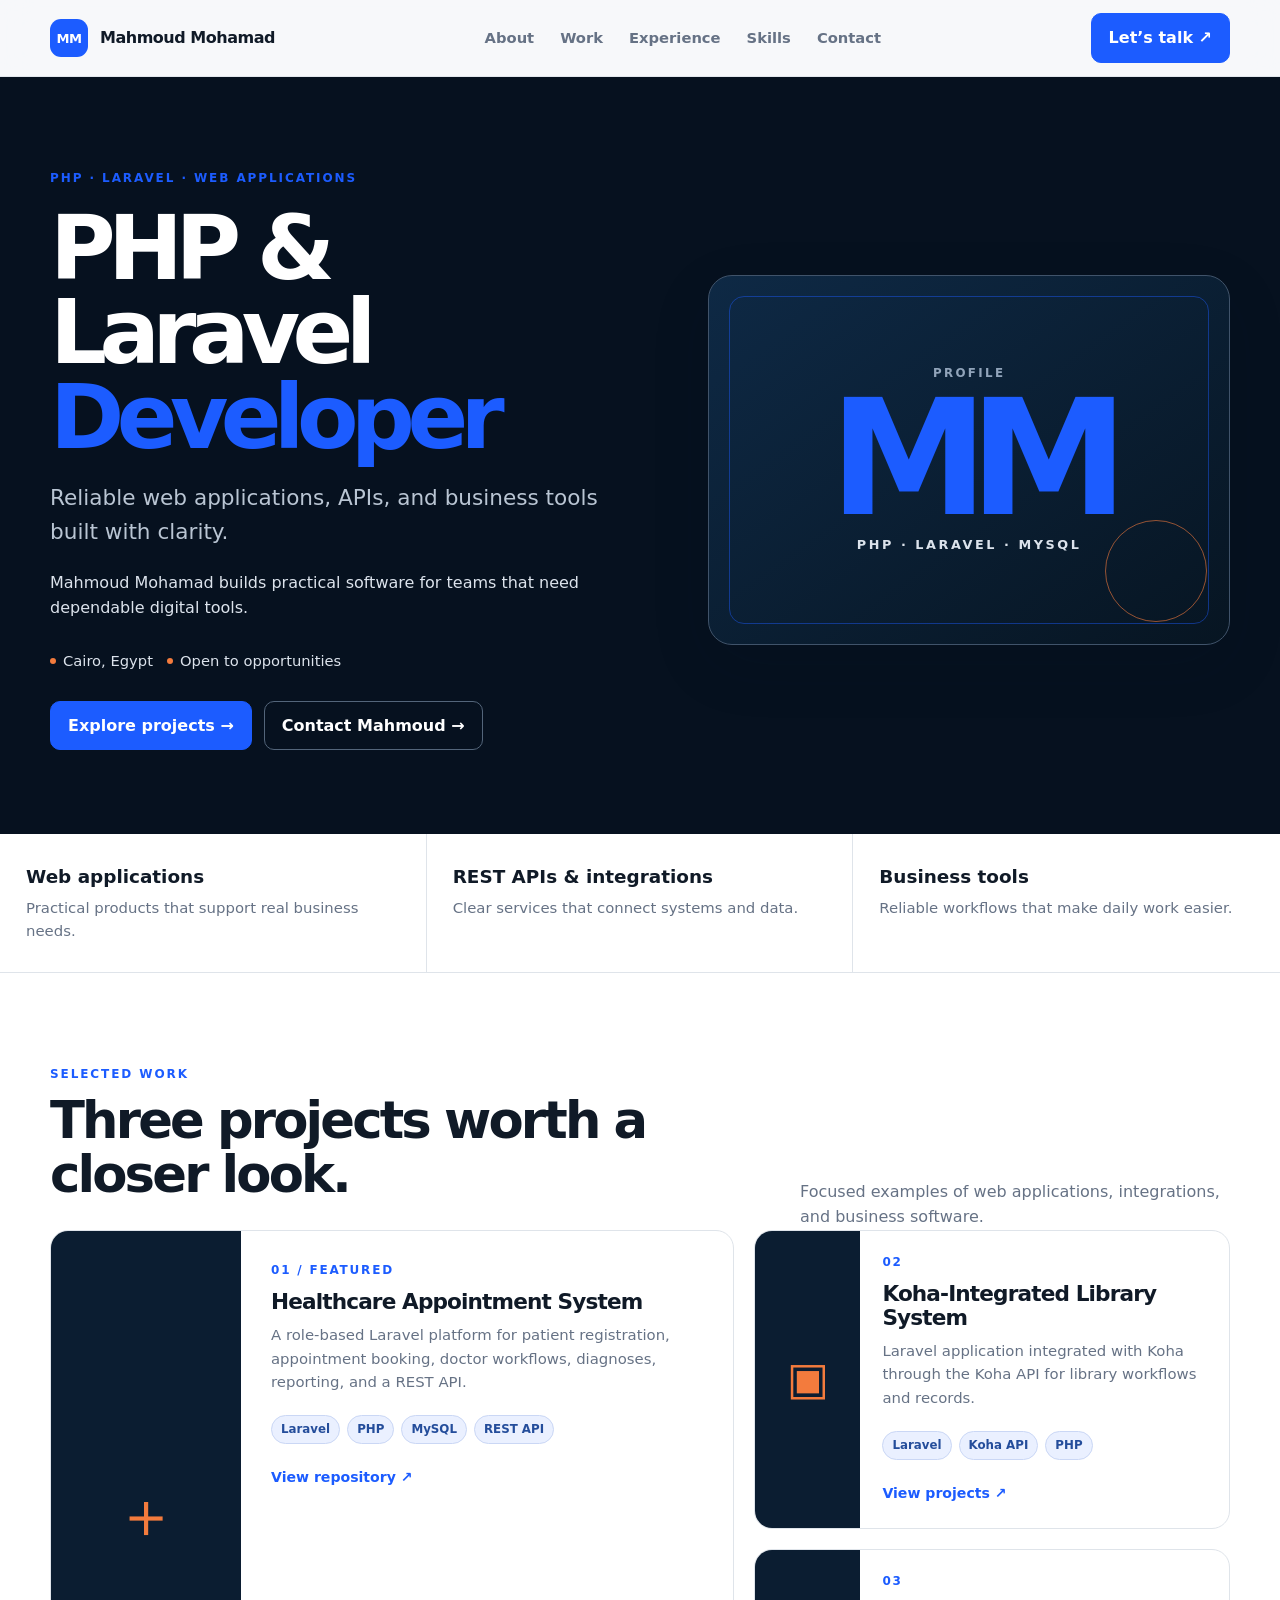
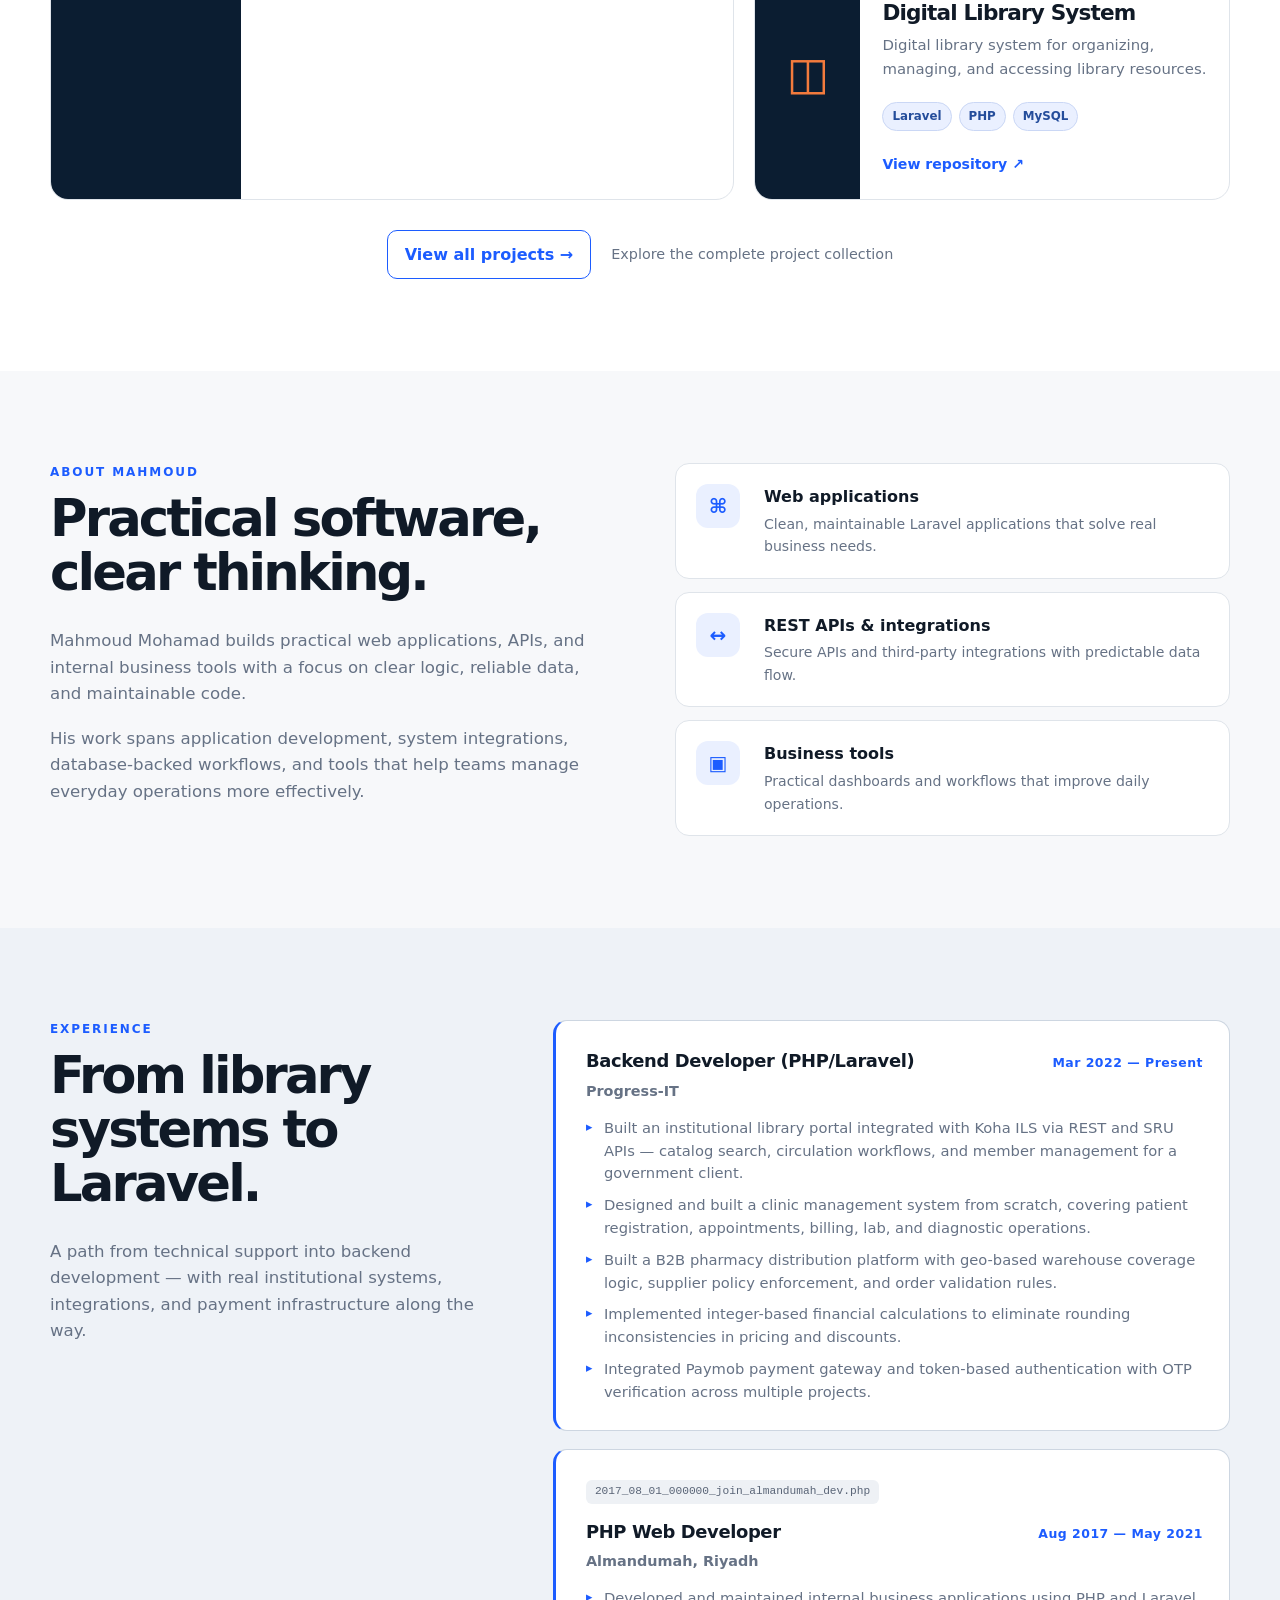
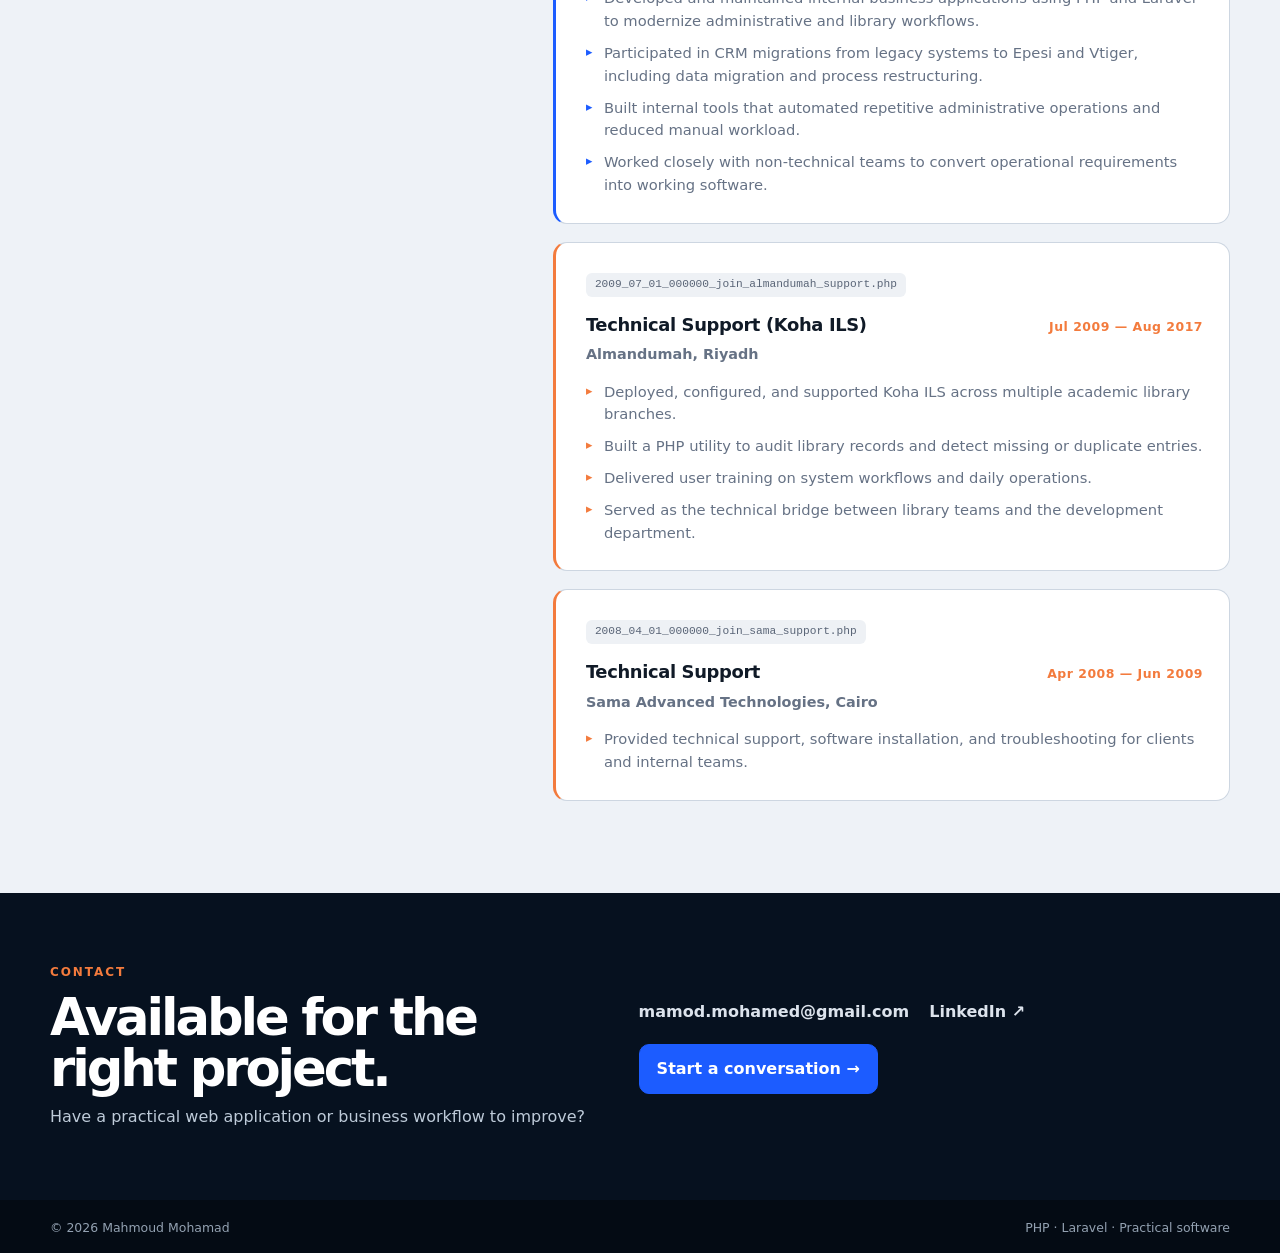
<file: index.html>
<!doctype html>
<html lang="en">
<head>
  <meta charset="utf-8">
  <meta name="viewport" content="width=device-width, initial-scale=1">
  <meta name="description" content="Mahmoud Mohamad — PHP and Laravel developer building reliable web applications, APIs, and business tools.">
  <title>Mahmoud Mohamad — PHP &amp; Laravel Developer</title>
  <style>
    :root {
      --navy: #06111f;
      --navy-2: #0b1d31;
      --ink: #101a27;
      --muted: #667285;
      --paper: #f7f8fa;
      --white: #ffffff;
      --blue: #1c5cff;
      --blue-soft: #eaf0ff;
      --orange: #f37b3d;
      --line: #dfe4ea;
      --radius: 18px;
      --shadow: 0 20px 60px rgba(6, 17, 31, .12);
    }

    * { box-sizing: border-box; }
    html { scroll-behavior: smooth; }
    body {
      margin: 0;
      color: var(--ink);
      background: var(--paper);
      font-family: Inter, ui-sans-serif, system-ui, -apple-system, BlinkMacSystemFont, "Segoe UI", sans-serif;
      line-height: 1.6;
    }
    a { color: inherit; text-decoration: none; }
    button, a { -webkit-tap-highlight-color: transparent; }
    .container { width: min(1180px, calc(100% - 48px)); margin: 0 auto; }
    .eyebrow { color: var(--blue); font-size: .75rem; font-weight: 800; letter-spacing: .16em; text-transform: uppercase; }
    .section-title { margin: 10px 0 28px; font-size: clamp(2rem, 4vw, 3.25rem); letter-spacing: -.055em; line-height: 1.05; }
    .section-heading { display: flex; align-items: end; justify-content: space-between; gap: 20px; }
    .section-heading p { max-width: 430px; margin: 0; color: var(--muted); }

    .site-header {
      position: sticky; top: 0; z-index: 10;
      border-bottom: 1px solid rgba(223, 228, 234, .85);
      background: rgba(247, 248, 250, .9); backdrop-filter: blur(16px);
    }
    .nav { min-height: 76px; display: flex; align-items: center; justify-content: space-between; gap: 24px; }
    .brand { display: flex; align-items: center; gap: 12px; font-weight: 800; letter-spacing: -.03em; }
    .brand-mark { display: grid; width: 38px; height: 38px; place-items: center; border-radius: 11px; color: var(--white); background: var(--blue); font-size: .82rem; }
    .nav-links { display: flex; align-items: center; gap: 26px; color: var(--muted); font-size: .92rem; font-weight: 650; }
    .nav-links a:hover { color: var(--blue); }
    .nav-cta, .button { display: inline-flex; align-items: center; justify-content: center; gap: 10px; border: 1px solid var(--blue); border-radius: 10px; padding: 11px 17px; color: var(--white); background: var(--blue); font-weight: 750; transition: transform .2s, box-shadow .2s, background .2s; }
    .button:hover, .nav-cta:hover { transform: translateY(-2px); box-shadow: 0 12px 24px rgba(28, 92, 255, .22); }
    .button.ghost { color: var(--blue); background: transparent; }
    .menu-button { display: none; border: 0; padding: 8px; color: var(--ink); background: transparent; font-size: 1.4rem; }

    .hero { overflow: hidden; padding: 92px 0 84px; color: var(--white); background: var(--navy); }
    .hero-grid { display: grid; grid-template-columns: 1.06fr .94fr; align-items: center; gap: 70px; }
    .hero h1 { max-width: 730px; margin: 18px 0 22px; font-size: clamp(3.5rem, 7vw, 6.9rem); letter-spacing: -.085em; line-height: .94; }
    .hero h1 span { color: var(--blue); }
    .hero-lead { max-width: 610px; margin: 0; color: #b9c5d3; font-size: clamp(1.08rem, 2vw, 1.35rem); }
    .hero-copy { max-width: 560px; margin-top: 20px; color: #dce3ec; }
    .hero-meta { display: flex; flex-wrap: wrap; gap: 14px; margin: 28px 0; color: #dce3ec; font-size: .92rem; }
    .hero-meta span { display: inline-flex; align-items: center; gap: 7px; }
    .hero-meta span::before { content: ""; width: 6px; height: 6px; border-radius: 50%; background: var(--orange); }
    .hero-actions { display: flex; flex-wrap: wrap; gap: 12px; }
    .hero .button.ghost { border-color: #53657a; color: var(--white); }
    .identity-panel { position: relative; min-height: 370px; display: grid; place-items: center; border: 1px solid #40536a; border-radius: 24px; background: linear-gradient(145deg, #0e2945, #071522); box-shadow: var(--shadow); }
    .identity-panel::before { content: ""; position: absolute; inset: 20px; border: 1px solid rgba(28, 92, 255, .45); border-radius: 15px; }
    .identity-panel::after { content: ""; position: absolute; right: 22px; bottom: 22px; width: 100px; height: 100px; border: 1px solid var(--orange); border-radius: 50%; opacity: .6; }
    .identity-content { position: relative; z-index: 1; text-align: center; }
    .identity-label { color: #91a4ba; font-size: .74rem; font-weight: 800; letter-spacing: .2em; }
    .identity-initials { margin: 12px 0; color: var(--blue); font-size: clamp(6rem, 13vw, 10rem); font-weight: 900; letter-spacing: -.12em; line-height: .8; }
    .identity-stack { color: #dce3ec; font-size: .8rem; font-weight: 750; letter-spacing: .2em; }

    section { padding: 92px 0; }
    .intro-strip { display: grid; grid-template-columns: repeat(3, 1fr); gap: 0; border-bottom: 1px solid var(--line); background: var(--white); }
    .intro-item { padding: 28px 26px; border-right: 1px solid var(--line); }
    .intro-item:last-child { border-right: 0; }
    .intro-item strong { display: block; margin-bottom: 5px; font-size: 1.15rem; }
    .intro-item p { margin: 0; color: var(--muted); font-size: .93rem; }

    .featured-section { background: var(--white); }
    .featured-grid { display: grid; grid-template-columns: 1.18fr .82fr; gap: 20px; }
    .project-card { border: 1px solid var(--line); border-radius: var(--radius); background: var(--white); overflow: hidden; transition: transform .2s, box-shadow .2s, border-color .2s; }
    .project-card:hover { transform: translateY(-4px); border-color: #b8c9ef; box-shadow: var(--shadow); }
    .project-card.featured { display: grid; grid-template-columns: 190px 1fr; min-height: 330px; }
    .project-symbol { display: grid; min-height: 100%; place-items: center; color: var(--orange); background: var(--navy-2); font-size: 4rem; }
    .project-body { padding: 30px; }
    .project-number { color: var(--blue); font-size: .75rem; font-weight: 850; letter-spacing: .15em; }
    .project-card h3 { margin: 10px 0 10px; font-size: 1.35rem; letter-spacing: -.04em; line-height: 1.1; }
    .project-card p { margin: 0; color: var(--muted); font-size: .93rem; }
    .chips { display: flex; flex-wrap: wrap; gap: 7px; margin: 20px 0; }
    .chip { border: 1px solid #cad7f5; border-radius: 999px; padding: 4px 9px; color: #244d9b; background: var(--blue-soft); font-size: .74rem; font-weight: 750; }
    .repo-link { display: inline-flex; align-items: center; gap: 7px; color: var(--blue); font-size: .88rem; font-weight: 800; }
    .supporting-projects { display: grid; gap: 20px; }
    .supporting-projects .project-card { display: grid; grid-template-columns: 105px 1fr; }
    .supporting-projects .project-symbol { min-height: 170px; font-size: 2.8rem; }
    .supporting-projects .project-body { padding: 22px; }
    .all-projects { display: flex; align-items: center; justify-content: center; gap: 20px; margin-top: 30px; }
    .all-projects span { color: var(--muted); font-size: .9rem; }

    .two-column { display: grid; grid-template-columns: 1fr 1fr; gap: 70px; align-items: start; }
    .about-copy { color: var(--muted); font-size: 1.04rem; }
    .about-copy p { margin: 0 0 18px; }
    .capability-list { display: grid; gap: 13px; }
    .capability { display: grid; grid-template-columns: 52px 1fr; gap: 16px; align-items: start; padding: 20px; border: 1px solid var(--line); border-radius: 14px; background: var(--white); }
    .capability-icon { display: grid; width: 44px; height: 44px; place-items: center; border-radius: 12px; color: var(--blue); background: var(--blue-soft); font-size: 1.25rem; font-weight: 900; }
    .capability h3 { margin: 0 0 3px; font-size: 1rem; }
    .capability p { margin: 0; color: var(--muted); font-size: .88rem; }

    .experience { background: #eef2f7; }
    .two-column.experience-layout { grid-template-columns: .78fr 1.22fr; }
    .experience-list { display: grid; gap: 18px; }
    .experience-item { position: relative; padding: 26px 26px 26px 30px; border: 1px solid #cdd6e1; border-left: 3px solid var(--blue); border-radius: 14px; background: var(--white); }
    .experience-item.is-support { border-left-color: var(--orange); }
    .experience-head { display: flex; flex-wrap: wrap; align-items: baseline; justify-content: space-between; gap: 10px 16px; margin-bottom: 4px; }
    .experience-item h3 { margin: 0; font-size: 1.12rem; letter-spacing: -.02em; }
    .experience-dates { flex-shrink: 0; color: var(--blue); font-size: .78rem; font-weight: 800; letter-spacing: .04em; white-space: nowrap; }
    .experience-item.is-support .experience-dates { color: var(--orange); }
    .experience-company { margin: 0 0 14px; color: var(--muted); font-size: .9rem; font-weight: 650; }
    .experience-tag { display: inline-block; margin-bottom: 14px; padding: 3px 9px; border-radius: 6px; color: #5a6577; background: #eef1f5; font-family: ui-monospace, SFMono-Regular, Menlo, Consolas, monospace; font-size: .7rem; }
    .experience-bullets { display: grid; gap: 9px; margin: 0; padding: 0; list-style: none; }
    .experience-bullets li { position: relative; padding-left: 18px; color: var(--muted); font-size: .92rem; line-height: 1.55; }
    .experience-bullets li::before { content: "▸"; position: absolute; left: 0; color: var(--blue); font-size: .8rem; }
    .experience-item.is-support .experience-bullets li::before { color: var(--orange); }

    .contact { padding: 70px 0; color: var(--white); background: var(--navy); }
    .contact-inner { display: flex; align-items: center; justify-content: space-between; gap: 30px; }
    .contact h2 { max-width: 610px; margin: 10px 0; font-size: clamp(2.1rem, 4vw, 3.5rem); letter-spacing: -.06em; line-height: 1; }
    .contact p { margin: 0; color: #becbd9; }
    .contact-details { display: flex; align-items: center; gap: 20px; flex-wrap: wrap; }
    .contact-link { color: #dce3ec; font-weight: 700; }
    .contact-link:hover { color: var(--orange); }
    footer { padding: 18px 0; color: #93a1b1; background: #040b14; font-size: .78rem; }
    .footer-inner { display: flex; justify-content: space-between; gap: 20px; }

    @media (max-width: 860px) {
      .container { width: min(100% - 32px, 680px); }
      .nav-links, .nav-cta { display: none; }
      .menu-button { display: block; }
      .nav.open .nav-links { position: absolute; top: 76px; left: 0; right: 0; display: grid; gap: 0; padding: 10px 16px 18px; border-bottom: 1px solid var(--line); background: var(--paper); }
      .nav.open .nav-links a { padding: 12px 0; }
      .hero { padding: 64px 0; }
      .hero-grid, .two-column, .featured-grid { grid-template-columns: 1fr; gap: 34px; }
      .identity-panel { min-height: 280px; }
      .intro-strip { grid-template-columns: 1fr; }
      .intro-item { border-right: 0; border-bottom: 1px solid var(--line); }
      .intro-item:last-child { border-bottom: 0; }
      .contact-inner { align-items: start; flex-direction: column; }
    }
    @media (max-width: 560px) {
      .section-heading { display: block; }
      .section-heading p { margin-top: 14px; }
      .project-card.featured, .supporting-projects .project-card { grid-template-columns: 1fr; }
      .project-symbol, .supporting-projects .project-symbol { min-height: 120px; }
      .project-body { padding: 22px; }
      .experience-item { padding: 20px 18px 20px 22px; }
      .experience-head { flex-direction: column; align-items: flex-start; gap: 4px; }
      .footer-inner { flex-direction: column; gap: 4px; }
    }
  </style>
</head>
<body>
  <header class="site-header">
    <nav class="nav container" id="nav">
      <a class="brand" href="#top" aria-label="Mahmoud Mohamad home"><span class="brand-mark">MM</span><span>Mahmoud Mohamad</span></a>
      <div class="nav-links" aria-label="Main navigation">
        <a href="#about">About</a><a href="#work">Work</a><a href="#experience">Experience</a><a href="#skills">Skills</a><a href="#contact">Contact</a>
      </div>
      <a class="nav-cta" href="mailto:mamod.mohamed@gmail.com">Let’s talk ↗</a>
      <button class="menu-button" id="menuButton" aria-label="Open navigation" aria-expanded="false">☰</button>
    </nav>
  </header>

  <main id="top">
    <section class="hero">
      <div class="container hero-grid">
        <div>
          <div class="eyebrow">PHP · Laravel · Web Applications</div>
          <h1>PHP &amp; Laravel <span>Developer</span></h1>
          <p class="hero-lead">Reliable web applications, APIs, and business tools built with clarity.</p>
          <p class="hero-copy">Mahmoud Mohamad builds practical software for teams that need dependable digital tools.</p>
          <div class="hero-meta"><span>Cairo, Egypt</span><span>Open to opportunities</span></div>
          <div class="hero-actions"><a class="button" href="#work">Explore projects →</a><a class="button ghost" href="#contact">Contact Mahmoud →</a></div>
        </div>
        <div class="identity-panel" aria-label="Mahmoud Mohamad profile panel">
          <div class="identity-content"><div class="identity-label">PROFILE</div><div class="identity-initials">MM</div><div class="identity-stack">PHP · LARAVEL · MYSQL</div></div>
        </div>
      </div>
    </section>

    <div class="intro-strip">
      <div class="container" style="display:contents">
        <div class="intro-item"><strong>Web applications</strong><p>Practical products that support real business needs.</p></div>
        <div class="intro-item"><strong>REST APIs &amp; integrations</strong><p>Clear services that connect systems and data.</p></div>
        <div class="intro-item"><strong>Business tools</strong><p>Reliable workflows that make daily work easier.</p></div>
      </div>
    </div>

    <section class="featured-section" id="work">
      <div class="container">
        <div class="section-heading"><div><div class="eyebrow">Selected work</div><h2 class="section-title">Three projects worth a closer look.</h2></div><p>Focused examples of web applications, integrations, and business software.</p></div>
        <div class="featured-grid">
          <article class="project-card featured">
            <div class="project-symbol" aria-hidden="true">＋</div>
            <div class="project-body"><div class="project-number">01 / FEATURED</div><h3>Healthcare Appointment System</h3><p>A role-based Laravel platform for patient registration, appointment booking, doctor workflows, diagnoses, reporting, and a REST API.</p><div class="chips"><span class="chip">Laravel</span><span class="chip">PHP</span><span class="chip">MySQL</span><span class="chip">REST API</span></div><a class="repo-link" href="https://github.com/mahmoodmohamad/healthcare-appointment-system" target="_blank" rel="noreferrer">View repository ↗</a></div>
          </article>
          <div class="supporting-projects">
            <article class="project-card"><div class="project-symbol" aria-hidden="true">▣</div><div class="project-body"><div class="project-number">02</div><h3>Koha-Integrated Library System</h3><p>Laravel application integrated with Koha through the Koha API for library workflows and records.</p><div class="chips"><span class="chip">Laravel</span><span class="chip">Koha API</span><span class="chip">PHP</span></div><a class="repo-link" href="https://github.com/mahmoodmohamad?tab=repositories" target="_blank" rel="noreferrer">View projects ↗</a></div></article>
            <article class="project-card"><div class="project-symbol" aria-hidden="true">◫</div><div class="project-body"><div class="project-number">03</div><h3>Digital Library System</h3><p>Digital library system for organizing, managing, and accessing library resources.</p><div class="chips"><span class="chip">Laravel</span><span class="chip">PHP</span><span class="chip">MySQL</span></div><a class="repo-link" href="https://github.com/mahmoodmohamad/digital-library" target="_blank" rel="noreferrer">View repository ↗</a></div></article>
          </div>
        </div>
        <div class="all-projects"><a class="button ghost" href="https://github.com/mahmoodmohamad?tab=repositories" target="_blank" rel="noreferrer">View all projects →</a><span>Explore the complete project collection</span></div>
      </div>
    </section>

    <section id="about">
      <div class="container two-column">
        <div><div class="eyebrow">About Mahmoud</div><h2 class="section-title">Practical software, clear thinking.</h2><div class="about-copy"><p>Mahmoud Mohamad builds practical web applications, APIs, and internal business tools with a focus on clear logic, reliable data, and maintainable code.</p><p>His work spans application development, system integrations, database-backed workflows, and tools that help teams manage everyday operations more effectively.</p></div></div>
        <div class="capability-list" id="skills">
          <div class="capability"><div class="capability-icon">⌘</div><div><h3>Web applications</h3><p>Clean, maintainable Laravel applications that solve real business needs.</p></div></div>
          <div class="capability"><div class="capability-icon">↔</div><div><h3>REST APIs &amp; integrations</h3><p>Secure APIs and third-party integrations with predictable data flow.</p></div></div>
          <div class="capability"><div class="capability-icon">▣</div><div><h3>Business tools</h3><p>Practical dashboards and workflows that improve daily operations.</p></div></div>
        </div>
      </div>
    </section>

    <section class="experience" id="experience">
      <div class="container two-column experience-layout">
        <div><div class="eyebrow">Experience</div><h2 class="section-title">From library systems to Laravel.</h2><p class="about-copy">A path from technical support into backend development — with real institutional systems, integrations, and payment infrastructure along the way.</p></div>
        <div class="experience-list">

          <article class="experience-item">
            <div class="experience-head"><h3>Backend Developer (PHP/Laravel)</h3><span class="experience-dates">Mar 2022 — Present</span></div>
            <p class="experience-company">Progress-IT</p>
            <ul class="experience-bullets">
              <li>Built an institutional library portal integrated with Koha ILS via REST and SRU APIs — catalog search, circulation workflows, and member management for a government client.</li>
              <li>Designed and built a clinic management system from scratch, covering patient registration, appointments, billing, lab, and diagnostic operations.</li>
              <li>Built a B2B pharmacy distribution platform with geo-based warehouse coverage logic, supplier policy enforcement, and order validation rules.</li>
              <li>Implemented integer-based financial calculations to eliminate rounding inconsistencies in pricing and discounts.</li>
              <li>Integrated Paymob payment gateway and token-based authentication with OTP verification across multiple projects.</li>
            </ul>
          </article>

          <article class="experience-item">
            <div class="experience-tag">2017_08_01_000000_join_almandumah_dev.php</div>
            <div class="experience-head"><h3>PHP Web Developer</h3><span class="experience-dates">Aug 2017 — May 2021</span></div>
            <p class="experience-company">Almandumah, Riyadh</p>
            <ul class="experience-bullets">
              <li>Developed and maintained internal business applications using PHP and Laravel to modernize administrative and library workflows.</li>
              <li>Participated in CRM migrations from legacy systems to Epesi and Vtiger, including data migration and process restructuring.</li>
              <li>Built internal tools that automated repetitive administrative operations and reduced manual workload.</li>
              <li>Worked closely with non-technical teams to convert operational requirements into working software.</li>
            </ul>
          </article>

          <article class="experience-item is-support">
            <div class="experience-tag">2009_07_01_000000_join_almandumah_support.php</div>
            <div class="experience-head"><h3>Technical Support (Koha ILS)</h3><span class="experience-dates">Jul 2009 — Aug 2017</span></div>
            <p class="experience-company">Almandumah, Riyadh</p>
            <ul class="experience-bullets">
              <li>Deployed, configured, and supported Koha ILS across multiple academic library branches.</li>
              <li>Built a PHP utility to audit library records and detect missing or duplicate entries.</li>
              <li>Delivered user training on system workflows and daily operations.</li>
              <li>Served as the technical bridge between library teams and the development department.</li>
            </ul>
          </article>

          <article class="experience-item is-support">
            <div class="experience-tag">2008_04_01_000000_join_sama_support.php</div>
            <div class="experience-head"><h3>Technical Support</h3><span class="experience-dates">Apr 2008 — Jun 2009</span></div>
            <p class="experience-company">Sama Advanced Technologies, Cairo</p>
            <ul class="experience-bullets">
              <li>Provided technical support, software installation, and troubleshooting for clients and internal teams.</li>
            </ul>
          </article>

        </div>
      </div>
    </section>

    <section class="contact" id="contact">
      <div class="container contact-inner"><div><div class="eyebrow" style="color:var(--orange)">Contact</div><h2>Available for the right project.</h2><p>Have a practical web application or business workflow to improve?</p></div><div class="contact-details"><a class="contact-link" href="mailto:mamod.mohamed@gmail.com">mamod.mohamed@gmail.com</a><a class="contact-link" href="https://www.linkedin.com/in/mahmoudmehidy" target="_blank" rel="noreferrer">LinkedIn ↗</a><a class="button" href="mailto:mamod.mohamed@gmail.com">Start a conversation →</a></div></div>
    </section>
  </main>

  <footer><div class="container footer-inner"><span>© <span id="year"></span> Mahmoud Mohamad</span><span>PHP · Laravel · Practical software</span></div></footer>
  <script>
    const nav = document.getElementById('nav');
    const menuButton = document.getElementById('menuButton');
    menuButton.addEventListener('click', () => {
      const open = nav.classList.toggle('open');
      menuButton.setAttribute('aria-expanded', String(open));
      menuButton.setAttribute('aria-label', open ? 'Close navigation' : 'Open navigation');
    });
    document.querySelectorAll('.nav-links a').forEach((link) => link.addEventListener('click', () => nav.classList.remove('open')));
    document.getElementById('year').textContent = new Date().getFullYear();
  </script>
</body>
</html>
</file>
